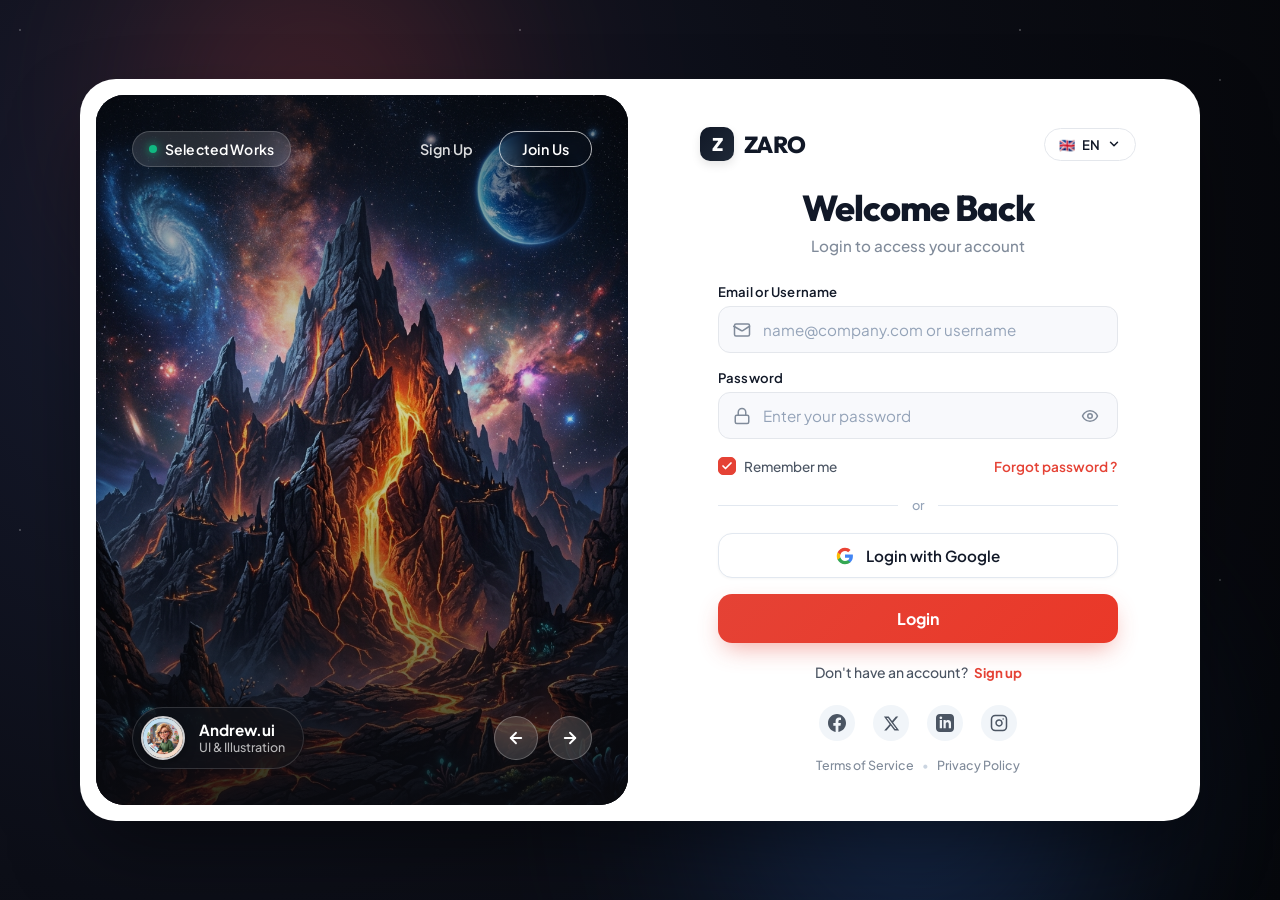
<file: index.html>
<!DOCTYPE html>
<html lang="en">

<head>
  <meta charset="UTF-8">
  <meta name="viewport" content="width=device-width, initial-scale=1.0">
  <title>ZARO - Login & Access Your Account</title>
  <meta name="description"
    content="Login to ZARO to explore curated creative showcases, connect with top designers, and manage your account.">
  <link rel="preconnect" href="https://fonts.googleapis.com">
  <link rel="preconnect" href="https://fonts.gstatic.com" crossorigin>
  <link
    href="https://fonts.googleapis.com/css2?family=Plus+Jakarta+Sans:wght@300;400;500;600;700;800&family=Outfit:wght@400;500;600;700;800&display=swap"
    rel="stylesheet">
  <link rel="stylesheet" href="style.css">
</head>

<body>
  <!-- Ambient Backdrop with deep cosmic canvas effect -->
  <div class="ambient-backdrop">
    <div class="glow-orb glow-1"></div>
    <div class="glow-orb glow-2"></div>
    <div class="star-field" id="starField"></div>
  </div>

  <main class="page-container">
    <!-- Master Showcase & Auth Card -->
    <div class="auth-card" id="authCard">

      <!-- LEFT PANEL: Artwork Showcase (Inspired by reference UI) -->
      <section class="showcase-panel" id="showcasePanel" aria-label="Featured Works Showcase">
        <!-- Background Slider Images -->
        <div class="showcase-slides" id="showcaseSlides">
          <div class="slide active" style="background-image: url('assets/artwork-1.jpg');">
            <div class="slide-overlay"></div>
          </div>
          <div class="slide" style="background-image: url('assets/artwork-2.jpg');">
            <div class="slide-overlay"></div>
          </div>
        </div>

        <!-- Top Navigation in Showcase -->
        <header class="showcase-header">
          <div class="showcase-tag">
            <span class="pulse-dot"></span>
            <span class="tag-text">Selected Works</span>
          </div>
          <nav class="showcase-nav">
            <button type="button" class="nav-text-btn" id="showcaseSignUpBtn">Sign Up</button>
            <button type="button" class="btn-pill-outline" id="showcaseJoinBtn">Join Us</button>
          </nav>
        </header>

        <!-- Bottom Showcase Author Details & Slider Controls -->
        <footer class="showcase-footer">
          <div class="author-badge" id="authorBadge">
            <div class="avatar-ring">
              <img src="assets/avatar.jpg" alt="Featured Creator Avatar" class="author-avatar" id="authorAvatar">
            </div>
            <div class="author-info">
              <h4 class="author-name" id="authorName">Andrew.ui</h4>
              <p class="author-role" id="authorRole">UI & Illustration</p>
            </div>
          </div>

          <!-- Carousel Controls (Prev / Next) -->
          <div class="slider-controls">
            <button type="button" class="slider-btn" id="prevSlideBtn" aria-label="Previous artwork">
              <svg width="18" height="18" viewBox="0 0 24 24" fill="none" stroke="currentColor" stroke-width="2.5"
                stroke-linecap="round" stroke-linejoin="round">
                <line x1="19" y1="12" x2="5" y2="12"></line>
                <polyline points="12 19 5 12 12 5"></polyline>
              </svg>
            </button>
            <button type="button" class="slider-btn" id="nextSlideBtn" aria-label="Next artwork">
              <svg width="18" height="18" viewBox="0 0 24 24" fill="none" stroke="currentColor" stroke-width="2.5"
                stroke-linecap="round" stroke-linejoin="round">
                <line x1="5" y1="12" x2="19" y2="12"></line>
                <polyline points="12 5 19 12 12 19"></polyline>
              </svg>
            </button>
          </div>
        </footer>
      </section>

      <!-- RIGHT PANEL: Login Form Area -->
      <section class="form-panel" aria-label="Login Form">
        <!-- Top bar: Logo & Language Selector -->
        <header class="form-header">
          <div class="brand-logo" id="brandLogo">
            <div class="brand-symbol">
              <span>Z</span>
            </div>
            <span class="brand-text">ZARO</span>
          </div>

          <!-- Language Selector -->
          <div class="lang-selector-wrapper">
            <button type="button" class="lang-btn" id="langDropdownBtn" aria-expanded="false" aria-haspopup="listbox">
              <span class="lang-flag" id="currentFlag">🇬🇧</span>
              <span class="lang-code" id="currentLangCode">EN</span>
              <svg class="chevron-icon" width="14" height="14" viewBox="0 0 24 24" fill="none" stroke="currentColor"
                stroke-width="2.5" stroke-linecap="round" stroke-linejoin="round">
                <polyline points="6 9 12 15 18 9"></polyline>
              </svg>
            </button>
            <div class="lang-menu" id="langMenu" role="listbox">
              <div class="lang-item active" data-lang="EN" data-flag="🇬🇧" role="option">
                <span>🇬🇧 English (EN)</span>
              </div>
              <div class="lang-item" data-lang="ES" data-flag="🇪🇸" role="option">
                <span>🇪🇸 Español (ES)</span>
              </div>
              <div class="lang-item" data-lang="FR" data-flag="🇫🇷" role="option">
                <span>🇫🇷 Français (FR)</span>
              </div>
              <div class="lang-item" data-lang="DE" data-flag="🇩🇪" role="option">
                <span>🇩🇪 Deutsch (DE)</span>
              </div>
            </div>
          </div>
        </header>

        <!-- Main Form Content -->
        <div class="form-body">
          <div class="heading-group">
            <h1 class="main-title" id="welcomeTitle">Welcome Back</h1>
            <p class="sub-title" id="welcomeSubtitle">Login to access your account</p>
          </div>

          <!-- Auth Form -->
          <form class="auth-form" id="loginForm" novalidate>

            <!-- Email / Username Input Group -->
            <div class="input-group" id="emailGroup">
              <label for="emailInput" class="input-label">Email or Username</label>
              <div class="input-wrapper">
                <span class="field-icon">
                  <svg width="18" height="18" viewBox="0 0 24 24" fill="none" stroke="currentColor" stroke-width="2"
                    stroke-linecap="round" stroke-linejoin="round">
                    <rect x="2" y="4" width="20" height="16" rx="2"></rect>
                    <path d="m22 7-8.97 5.7a1.94 1.94 0 0 1-2.06 0L1 7"></path>
                  </svg>
                </span>
                <input type="text" id="emailInput" name="email" class="text-input"
                  placeholder="name@company.com or username" autocomplete="username" required>
              </div>
              <div class="field-error-msg" id="emailError">Please enter a valid email or username</div>
            </div>

            <!-- Password Input Group -->
            <div class="input-group" id="passwordGroup">
              <label for="passwordInput" class="input-label">Password</label>
              <div class="input-wrapper">
                <span class="field-icon">
                  <svg width="18" height="18" viewBox="0 0 24 24" fill="none" stroke="currentColor" stroke-width="2"
                    stroke-linecap="round" stroke-linejoin="round">
                    <rect x="3" y="11" width="18" height="11" rx="2" ry="2"></rect>
                    <path d="M7 11V7a5 5 0 0 1 10 0v4"></path>
                  </svg>
                </span>
                <input type="password" id="passwordInput" name="password" class="text-input"
                  placeholder="Enter your password" autocomplete="current-password" required>
                <!-- Show / Hide Password Button -->
                <button type="button" class="toggle-password-btn" id="togglePasswordBtn"
                  aria-label="Toggle password visibility" title="Show/Hide password">
                  <!-- Eye Icon (hidden by default) -->
                  <svg class="eye-open" width="18" height="18" viewBox="0 0 24 24" fill="none" stroke="currentColor"
                    stroke-width="2" stroke-linecap="round" stroke-linejoin="round">
                    <path d="M2 12s3-7 10-7 10 7 10 7-3 7-10 7-10-7-10-7Z"></path>
                    <circle cx="12" cy="12" r="3"></circle>
                  </svg>
                  <!-- Eye Off Icon -->
                  <svg class="eye-closed" width="18" height="18" viewBox="0 0 24 24" fill="none" stroke="currentColor"
                    stroke-width="2" stroke-linecap="round" stroke-linejoin="round" style="display: none;">
                    <path d="M9.88 9.88a3 3 0 1 0 4.24 4.24"></path>
                    <path d="M10.73 5.08A10.43 10.43 0 0 1 12 5c7 0 10 7 10 7a13.16 13.16 0 0 1-1.67 2.68"></path>
                    <path d="M6.61 6.61A13.526 13.526 0 0 0 2 12s3 7 10 7a9.74 9.74 0 0 0 5.39-1.61"></path>
                    <line x1="2" y1="2" x2="22" y2="22"></line>
                  </svg>
                </button>
              </div>
              <div class="field-error-msg" id="passwordError">Password must be at least 6 characters</div>
            </div>

            <!-- Options Row: Remember Me & Forgot Password -->
            <div class="form-options-row">
              <label class="custom-checkbox" for="rememberMeCheckbox">
                <input type="checkbox" id="rememberMeCheckbox" name="rememberMe" checked>
                <span class="checkmark">
                  <svg width="12" height="12" viewBox="0 0 24 24" fill="none" stroke="currentColor" stroke-width="3.5"
                    stroke-linecap="round" stroke-linejoin="round">
                    <polyline points="20 6 9 17 4 12"></polyline>
                  </svg>
                </span>
                <span class="checkbox-label">Remember me</span>
              </label>

              <button type="button" class="forgot-password-link" id="forgotPasswordBtn">
                Forgot password ?
              </button>
            </div>

            <!-- Divider with OR -->
            <div class="or-divider">
              <span class="line"></span>
              <span class="or-text">or</span>
              <span class="line"></span>
            </div>

            <!-- Social Login: Google -->
            <button type="button" class="social-login-btn google-btn" id="googleLoginBtn">
              <svg class="social-icon" width="18" height="18" viewBox="0 0 24 24">
                <path fill="#4285F4"
                  d="M22.56 12.25c0-.78-.07-1.53-.2-2.25H12v4.26h5.92c-.26 1.37-1.04 2.53-2.21 3.31v2.77h3.57c2.08-1.92 3.28-4.74 3.28-8.09z" />
                <path fill="#34A853"
                  d="M12 23c2.97 0 5.46-.98 7.28-2.66l-3.57-2.77c-.98.66-2.23 1.06-3.71 1.06-2.86 0-5.29-1.93-6.16-4.53H2.18v2.84C3.99 20.53 7.7 23 12 23z" />
                <path fill="#FBBC05"
                  d="M5.84 14.09c-.22-.66-.35-1.36-.35-2.09s.13-1.43.35-2.09V7.06H2.18C1.43 8.55 1 10.22 1 12s.43 3.45 1.18 4.94l2.85-2.22.81-.63z" />
                <path fill="#EA4335"
                  d="M12 5.38c1.62 0 3.06.56 4.21 1.64l3.15-3.15C17.45 2.09 14.97 1 12 1 7.7 1 3.99 3.47 2.18 7.06l3.66 2.84c.87-2.6 3.3-4.52 6.16-4.52z" />
              </svg>
              <span>Login with Google</span>
            </button>

            <!-- Primary Login Submit Button -->
            <button type="submit" class="submit-login-btn" id="submitLoginBtn">
              <span class="btn-text">Login</span>
              <div class="btn-loader" id="btnLoader">
                <span class="spinner"></span>
              </div>
            </button>

            <!-- Create Account / Sign Up Link -->
            <div class="signup-prompt">
              <span>Don't have an account?</span>
              <button type="button" class="signup-link" id="signUpToggleBtn">Sign up</button>
            </div>
          </form>
        </div>

        <!-- Form Footer: Social Icons & Terms/Privacy -->
        <footer class="form-footer">
          <div class="social-links" aria-label="Social media channels">
            <a href="#facebook" class="social-icon-link" aria-label="Facebook" title="Facebook">
              <svg width="18" height="18" viewBox="0 0 24 24" fill="currentColor">
                <path
                  d="M24 12.073c0-6.627-5.373-12-12-12s-12 5.373-12 12c0 5.99 4.388 10.954 10.125 11.854v-8.385H7.078v-3.47h3.047V9.43c0-3.007 1.792-4.669 4.533-4.669 1.312 0 2.686.235 2.686.235v2.953H15.83c-1.491 0-1.956.925-1.956 1.874v2.25h3.328l-.532 3.47h-2.796v8.385C19.612 23.027 24 18.062 24 12.073z" />
              </svg>
            </a>
            <a href="#twitter" class="social-icon-link" aria-label="Twitter / X" title="Twitter / X">
              <svg width="17" height="17" viewBox="0 0 24 24" fill="currentColor">
                <path
                  d="M18.244 2.25h3.308l-7.227 8.26 8.502 11.24H16.17l-5.214-6.817L4.99 21.75H1.68l7.73-8.835L1.254 2.25H8.08l4.713 6.231zm-1.161 17.52h1.833L7.084 4.126H5.117z" />
              </svg>
            </a>
            <a href="#linkedin" class="social-icon-link" aria-label="LinkedIn" title="LinkedIn">
              <svg width="18" height="18" viewBox="0 0 24 24" fill="currentColor">
                <path
                  d="M19 0h-14c-2.761 0-5 2.239-5 5v14c0 2.761 2.239 5 5 5h14c2.762 0 5-2.239 5-5v-14c0-2.761-2.238-5-5-5zm-11 19h-3v-11h3v11zm-1.5-12.268c-.966 0-1.75-.79-1.75-1.764s.784-1.764 1.75-1.764 1.75.79 1.75 1.764-.783 1.764-1.75 1.764zm13.5 12.268h-3v-5.604c0-3.368-4-3.113-4 0v5.604h-3v-11h3v1.765c1.396-2.586 7-2.777 7 2.476v6.759z" />
              </svg>
            </a>
            <a href="#instagram" class="social-icon-link" aria-label="Instagram" title="Instagram">
              <svg width="18" height="18" viewBox="0 0 24 24" fill="none" stroke="currentColor" stroke-width="2"
                stroke-linecap="round" stroke-linejoin="round">
                <rect x="2" y="2" width="20" height="20" rx="5" ry="5"></rect>
                <path d="M16 11.37A4 4 0 1 1 12.63 8 4 4 0 0 1 16 11.37z"></path>
                <line x1="17.5" y1="6.5" x2="17.51" y2="6.5"></line>
              </svg>
            </a>
          </div>

          <div class="legal-links">
            <button type="button" class="legal-link-btn" id="termsLink">Terms of Service</button>
            <span class="dot-separator">•</span>
            <button type="button" class="legal-link-btn" id="privacyLink">Privacy Policy</button>
          </div>
        </footer>
      </section>

    </div>
  </main>

  <!-- Interactive Modal: Forgot Password -->
  <div class="modal-backdrop" id="forgotModalBackdrop">
    <div class="modal-card">
      <button type="button" class="modal-close-btn" id="closeForgotModal" aria-label="Close modal">&times;</button>
      <div class="modal-header">
        <div class="modal-icon-badge">
          <svg width="24" height="24" viewBox="0 0 24 24" fill="none" stroke="currentColor" stroke-width="2">
            <rect x="3" y="11" width="18" height="11" rx="2" ry="2"></rect>
            <path d="M7 11V7a5 5 0 0 1 10 0v4"></path>
          </svg>
        </div>
        <h3>Reset Password</h3>
        <p>Enter your registered email address to receive password recovery instructions.</p>
      </div>
      <form id="forgotPasswordForm">
        <div class="input-group">
          <label for="resetEmailInput" class="input-label">Email Address</label>
          <div class="input-wrapper">
            <span class="field-icon">
              <svg width="18" height="18" viewBox="0 0 24 24" fill="none" stroke="currentColor" stroke-width="2">
                <rect x="2" y="4" width="20" height="16" rx="2"></rect>
                <path d="m22 7-8.97 5.7a1.94 1.94 0 0 1-2.06 0L1 7"></path>
              </svg>
            </span>
            <input type="email" id="resetEmailInput" class="text-input" placeholder="you@example.com" required>
          </div>
        </div>
        <button type="submit" class="submit-login-btn modal-submit">Send Reset Link</button>
      </form>
    </div>
  </div>

  <!-- Interactive Modal: Terms / Privacy -->
  <div class="modal-backdrop" id="legalModalBackdrop">
    <div class="modal-card legal-modal">
      <button type="button" class="modal-close-btn" id="closeLegalModal" aria-label="Close modal">&times;</button>
      <div class="modal-header">
        <h3 id="legalModalTitle">Terms of Service</h3>
        <p id="legalModalDate">Last updated: August 2026</p>
      </div>
      <div class="legal-body" id="legalModalContent">
        <p>Welcome to <strong>ZARO</strong>. By accessing or using our platform, you agree to comply with our community
          guidelines, secure access policies, and terms of creative content distribution.</p>
        <h4>1. Account Security</h4>
        <p>Users are responsible for maintaining the confidentiality of their login credentials and account actions.</p>
        <h4>2. Showcase & Intellectual Property</h4>
        <p>All featured design artworks showcased on ZARO belong to their respective creators and verified contributors.
        </p>
        <h4>3. Privacy & Cookies</h4>
        <p>We respect your privacy. Preferences saved locally (such as Remember Me and Language) are kept strictly on
          your client device.</p>
      </div>
      <button type="button" class="btn-pill-outline modal-confirm-btn" id="legalAcknowledgeBtn">Understood</button>
    </div>
  </div>

  <!-- Toast Notification System -->
  <div class="toast-container" id="toastContainer" aria-live="polite"></div>

  <script src="script.js"></script>
</body>

</html>
</file>
<file: style.css>
/* ==========================================================================
   ZARO DESIGN SYSTEM & THEME VARIABLES
   ========================================================================== */
:root {
  --font-primary: 'Plus Jakarta Sans', -apple-system, BlinkMacSystemFont, 'Segoe UI', Roboto, sans-serif;
  --font-heading: 'Outfit', 'Plus Jakarta Sans', sans-serif;

  /* Color Palette - Matching Reference Design */
  --bg-cosmic-dark: #0a0b10;
  --bg-card: #ffffff;
  --bg-input: #f8f9fc;
  --bg-input-focus: #ffffff;
  --border-input: #e4e7ec;
  --border-input-focus: #e54235;

  /* Accent & Primary Colors */
  --primary-coral: #e54235;
  --primary-coral-hover: #d03529;
  --primary-coral-active: #b92b20;
  --primary-coral-glow: rgba(229, 66, 53, 0.28);
  --primary-coral-light: #fff3f2;

  /* Text Colors */
  --text-dark: #111827;
  --text-body: #4b5563;
  --text-muted: #808b9a;
  --text-light: #ffffff;

  /* Radii & Shadows */
  --radius-card: 36px;
  --radius-inner: 28px;
  --radius-input: 12px;
  --radius-btn: 14px;
  --radius-pill: 9999px;

  --shadow-card: 0 35px 80px -15px rgba(0, 0, 0, 0.5), 0 0 1px rgba(255, 255, 255, 0.1);
  --shadow-btn: 0 10px 24px -6px rgba(229, 66, 53, 0.45);
  --shadow-btn-hover: 0 14px 28px -4px rgba(229, 66, 53, 0.55);
  --shadow-dropdown: 0 16px 36px -8px rgba(0, 0, 0, 0.15);

  --transition-fast: 0.18s cubic-bezier(0.16, 1, 0.3, 1);
  --transition-smooth: 0.35s cubic-bezier(0.16, 1, 0.3, 1);
}

/* ==========================================================================
   RESET & BASE STYLES
   ========================================================================== */
*, *::before, *::after {
  box-sizing: border-box;
  margin: 0;
  padding: 0;
}

html, body {
  min-height: 100vh;
  font-family: var(--font-primary);
  background-color: var(--bg-cosmic-dark);
  color: var(--text-body);
  overflow-x: hidden;
  -webkit-font-smoothing: antialiased;
}

button {
  font-family: inherit;
  cursor: pointer;
  border: none;
  background: none;
  outline: none;
}

input {
  font-family: inherit;
  outline: none;
}

a {
  text-decoration: none;
  color: inherit;
}

/* ==========================================================================
   AMBIENT BACKGROUND (Deep Space & Planetary glow)
   ========================================================================== */
.ambient-backdrop {
  position: fixed;
  inset: 0;
  z-index: 0;
  pointer-events: none;
  background: radial-gradient(circle at 15% 30%, #171b2e 0%, #0c0e17 50%, #050609 100%);
  overflow: hidden;
}

.glow-orb {
  position: absolute;
  border-radius: 50%;
  filter: blur(100px);
  opacity: 0.35;
  animation: pulseGlow 12s ease-in-out infinite alternate;
}

.glow-1 {
  width: 500px;
  height: 500px;
  background: radial-gradient(circle, #e54235 0%, rgba(229, 66, 53, 0) 70%);
  top: -150px;
  left: 5%;
}

.glow-2 {
  width: 600px;
  height: 600px;
  background: radial-gradient(circle, #3b82f6 0%, rgba(59, 130, 246, 0) 70%);
  bottom: -200px;
  right: 5%;
}

@keyframes pulseGlow {
  0% { transform: scale(1) translateY(0); opacity: 0.25; }
  100% { transform: scale(1.15) translateY(-30px); opacity: 0.45; }
}

.star-field {
  position: absolute;
  inset: 0;
  background-image: 
    radial-gradient(1.5px 1.5px at 20px 30px, #ffffff, rgba(0,0,0,0)),
    radial-gradient(1px 1px at 100px 150px, #ffffff, rgba(0,0,0,0)),
    radial-gradient(1.5px 1.5px at 220px 80px, rgba(255,255,255,0.8), rgba(0,0,0,0)),
    radial-gradient(2px 2px at 340px 230px, #ffe4d6, rgba(0,0,0,0)),
    radial-gradient(1.5px 1.5px at 450px 120px, #a8d5ff, rgba(0,0,0,0));
  background-repeat: repeat;
  background-size: 500px 500px;
  opacity: 0.4;
}

/* ==========================================================================
   PAGE CONTAINER & MAIN CARD
   ========================================================================== */
.page-container {
  position: relative;
  z-index: 1;
  min-height: 100vh;
  display: flex;
  align-items: center;
  justify-content: center;
  padding: 32px 20px;
}

.auth-card {
  width: 100%;
  max-width: 1120px;
  min-height: 720px;
  background: var(--bg-card);
  border-radius: var(--radius-card);
  box-shadow: var(--shadow-card);
  display: grid;
  grid-template-columns: 1fr 1fr;
  padding: 16px;
  gap: 24px;
  position: relative;
  animation: cardFadeIn 0.8s cubic-bezier(0.16, 1, 0.3, 1) forwards;
}

@keyframes cardFadeIn {
  from {
    opacity: 0;
    transform: translateY(24px) scale(0.98);
  }
  to {
    opacity: 1;
    transform: translateY(0) scale(1);
  }
}

/* ==========================================================================
   LEFT PANEL - SHOWCASE SLIDER
   ========================================================================== */
.showcase-panel {
  position: relative;
  border-radius: var(--radius-inner);
  overflow: hidden;
  display: flex;
  flex-direction: column;
  justify-content: space-between;
  padding: 36px;
  min-height: 660px;
  color: var(--text-light);
  background-color: #12141c;
  box-shadow: inset 0 0 0 1px rgba(255, 255, 255, 0.12);
}

.showcase-slides {
  position: absolute;
  inset: 0;
  z-index: 0;
}

.showcase-slides .slide {
  position: absolute;
  inset: 0;
  background-size: cover;
  background-position: center;
  opacity: 0;
  transform: scale(1.05);
  transition: opacity 0.8s ease-in-out, transform 1.2s cubic-bezier(0.16, 1, 0.3, 1);
}

.showcase-slides .slide.active {
  opacity: 1;
  transform: scale(1);
}

.slide-overlay {
  position: absolute;
  inset: 0;
  background: linear-gradient(
    180deg,
    rgba(10, 11, 16, 0.55) 0%,
    rgba(10, 11, 16, 0.15) 40%,
    rgba(10, 11, 16, 0.4) 70%,
    rgba(10, 11, 16, 0.88) 100%
  );
}

/* Showcase Header */
.showcase-header {
  position: relative;
  z-index: 2;
  display: flex;
  align-items: center;
  justify-content: space-between;
}

.showcase-tag {
  display: inline-flex;
  align-items: center;
  gap: 8px;
  background: rgba(255, 255, 255, 0.12);
  backdrop-filter: blur(12px);
  -webkit-backdrop-filter: blur(12px);
  padding: 8px 16px;
  border-radius: var(--radius-pill);
  border: 1px solid rgba(255, 255, 255, 0.18);
  font-size: 0.875rem;
  font-weight: 600;
  letter-spacing: 0.01em;
}

.pulse-dot {
  width: 8px;
  height: 8px;
  background-color: #10b981;
  border-radius: 50%;
  box-shadow: 0 0 10px #10b981;
  animation: pulseDot 2s infinite;
}

@keyframes pulseDot {
  0%, 100% { transform: scale(1); opacity: 1; }
  50% { transform: scale(1.35); opacity: 0.6; }
}

.showcase-nav {
  display: flex;
  align-items: center;
  gap: 16px;
}

.nav-text-btn {
  color: rgba(255, 255, 255, 0.85);
  font-size: 0.9rem;
  font-weight: 600;
  transition: color var(--transition-fast);
  padding: 6px 10px;
}

.nav-text-btn:hover {
  color: #ffffff;
  text-decoration: underline;
  text-underline-offset: 4px;
}

.btn-pill-outline {
  color: #ffffff;
  border: 1.5px solid rgba(255, 255, 255, 0.7);
  padding: 8px 22px;
  border-radius: var(--radius-pill);
  font-size: 0.9rem;
  font-weight: 600;
  backdrop-filter: blur(8px);
  transition: all var(--transition-fast);
}

.btn-pill-outline:hover {
  background: rgba(255, 255, 255, 0.2);
  border-color: #ffffff;
  transform: translateY(-1px);
}

/* Showcase Footer / Creator Badge & Navigation */
.showcase-footer {
  position: relative;
  z-index: 2;
  display: flex;
  align-items: center;
  justify-content: space-between;
  padding-top: 20px;
}

.author-badge {
  display: flex;
  align-items: center;
  gap: 14px;
  background: rgba(18, 20, 28, 0.55);
  backdrop-filter: blur(14px);
  -webkit-backdrop-filter: blur(14px);
  padding: 8px 18px 8px 8px;
  border-radius: var(--radius-pill);
  border: 1px solid rgba(255, 255, 255, 0.15);
  transition: transform var(--transition-fast);
}

.author-badge:hover {
  transform: translateY(-2px);
  border-color: rgba(255, 255, 255, 0.3);
}

.avatar-ring {
  width: 44px;
  height: 44px;
  border-radius: 50%;
  overflow: hidden;
  border: 2px solid rgba(255, 255, 255, 0.8);
  box-shadow: 0 4px 12px rgba(0, 0, 0, 0.3);
  flex-shrink: 0;
}

.author-avatar {
  width: 100%;
  height: 100%;
  object-fit: cover;
  display: block;
}

.author-name {
  font-size: 0.95rem;
  font-weight: 700;
  color: #ffffff;
  line-height: 1.2;
}

.author-role {
  font-size: 0.78rem;
  color: rgba(255, 255, 255, 0.7);
  font-weight: 500;
}

.slider-controls {
  display: flex;
  align-items: center;
  gap: 10px;
}

.slider-btn {
  width: 44px;
  height: 44px;
  border-radius: 50%;
  background: rgba(255, 255, 255, 0.15);
  backdrop-filter: blur(12px);
  -webkit-backdrop-filter: blur(12px);
  border: 1px solid rgba(255, 255, 255, 0.25);
  color: #ffffff;
  display: flex;
  align-items: center;
  justify-content: center;
  transition: all var(--transition-fast);
}

.slider-btn:hover {
  background: rgba(255, 255, 255, 0.3);
  border-color: #ffffff;
  transform: scale(1.08);
}

.slider-btn:active {
  transform: scale(0.95);
}

/* ==========================================================================
   RIGHT PANEL - AUTH FORM
   ========================================================================== */
.form-panel {
  display: flex;
  flex-direction: column;
  justify-content: space-between;
  padding: 32px 48px;
  position: relative;
}

/* Form Top Header */
.form-header {
  display: flex;
  align-items: center;
  justify-content: space-between;
  margin-bottom: 24px;
}

.brand-logo {
  display: flex;
  align-items: center;
  gap: 10px;
  user-select: none;
}

.brand-symbol {
  width: 34px;
  height: 34px;
  background: linear-gradient(135deg, #111827, #1f2937);
  border-radius: 10px;
  color: #ffffff;
  display: flex;
  align-items: center;
  justify-content: center;
  font-family: var(--font-heading);
  font-weight: 800;
  font-size: 1.15rem;
  box-shadow: 0 4px 10px rgba(0, 0, 0, 0.1);
}

.brand-text {
  font-family: var(--font-heading);
  font-size: 1.45rem;
  font-weight: 800;
  letter-spacing: -0.03em;
  color: var(--text-dark);
}

/* Language Dropdown */
.lang-selector-wrapper {
  position: relative;
}

.lang-btn {
  display: inline-flex;
  align-items: center;
  gap: 7px;
  padding: 7px 14px;
  border-radius: var(--radius-pill);
  border: 1px solid var(--border-input);
  background: #ffffff;
  font-size: 0.82rem;
  font-weight: 600;
  color: var(--text-dark);
  transition: all var(--transition-fast);
}

.lang-btn:hover {
  background: var(--bg-input);
  border-color: #cbd5e1;
}

.lang-btn .chevron-icon {
  transition: transform var(--transition-fast);
}

.lang-selector-wrapper.active .chevron-icon {
  transform: rotate(180deg);
}

.lang-menu {
  position: absolute;
  top: calc(100% + 8px);
  right: 0;
  background: #ffffff;
  border-radius: 14px;
  box-shadow: var(--shadow-dropdown);
  border: 1px solid #e2e8f0;
  padding: 6px;
  min-width: 150px;
  display: none;
  flex-direction: column;
  gap: 2px;
  z-index: 100;
  animation: fadeInMenu 0.2s cubic-bezier(0.16, 1, 0.3, 1);
}

@keyframes fadeInMenu {
  from { opacity: 0; transform: translateY(-6px); }
  to { opacity: 1; transform: translateY(0); }
}

.lang-selector-wrapper.active .lang-menu {
  display: flex;
}

.lang-item {
  padding: 8px 12px;
  border-radius: 8px;
  font-size: 0.85rem;
  font-weight: 500;
  color: var(--text-dark);
  cursor: pointer;
  display: flex;
  align-items: center;
  gap: 8px;
  transition: background var(--transition-fast);
}

.lang-item:hover {
  background: #f1f5f9;
}

.lang-item.active {
  background: var(--primary-coral-light);
  color: var(--primary-coral);
  font-weight: 700;
}

/* Form Body */
.form-body {
  max-width: 400px;
  width: 100%;
  margin: 0 auto;
}

.heading-group {
  text-align: center;
  margin-bottom: 28px;
}

.main-title {
  font-family: var(--font-heading);
  font-size: 2.25rem;
  font-weight: 800;
  color: var(--text-dark);
  letter-spacing: -0.03em;
  margin-bottom: 6px;
}

.sub-title {
  font-size: 0.95rem;
  color: var(--text-muted);
  font-weight: 500;
}

/* Form Inputs */
.auth-form {
  display: flex;
  flex-direction: column;
  gap: 16px;
}

.input-group {
  display: flex;
  flex-direction: column;
  gap: 6px;
}

.input-label {
  font-size: 0.82rem;
  font-weight: 600;
  color: var(--text-dark);
  letter-spacing: 0.01em;
}

.input-wrapper {
  position: relative;
  display: flex;
  align-items: center;
  background: var(--bg-input);
  border: 1.5px solid var(--border-input);
  border-radius: var(--radius-input);
  transition: all var(--transition-fast);
}

.input-wrapper:hover {
  border-color: #cbd5e1;
}

.input-wrapper:focus-within {
  background: var(--bg-input-focus);
  border-color: var(--border-input-focus);
  box-shadow: 0 0 0 3.5px var(--primary-coral-glow);
}

.field-icon {
  position: absolute;
  left: 14px;
  color: var(--text-muted);
  display: flex;
  align-items: center;
  pointer-events: none;
  transition: color var(--transition-fast);
}

.input-wrapper:focus-within .field-icon {
  color: var(--primary-coral);
}

.text-input {
  width: 100%;
  padding: 13px 44px 13px 44px;
  background: transparent;
  border: none;
  font-size: 0.95rem;
  color: var(--text-dark);
  font-weight: 500;
}

.text-input::placeholder {
  color: #94a3b8;
  font-weight: 400;
}

.toggle-password-btn {
  position: absolute;
  right: 12px;
  color: var(--text-muted);
  padding: 6px;
  display: flex;
  align-items: center;
  justify-content: center;
  border-radius: 6px;
  transition: color var(--transition-fast), background var(--transition-fast);
}

.toggle-password-btn:hover {
  color: var(--text-dark);
  background: #e2e8f0;
}

.field-error-msg {
  font-size: 0.76rem;
  color: #dc2626;
  font-weight: 600;
  margin-top: 2px;
  display: none;
  animation: shake 0.3s ease-in-out;
}

.input-group.has-error .input-wrapper {
  border-color: #dc2626;
  background: #fef2f2;
}

.input-group.has-error .field-error-msg {
  display: block;
}

@keyframes shake {
  0%, 100% { transform: translateX(0); }
  25% { transform: translateX(-4px); }
  75% { transform: translateX(4px); }
}

/* Options Row */
.form-options-row {
  display: flex;
  align-items: center;
  justify-content: space-between;
  margin-top: 2px;
  margin-bottom: 2px;
}

/* Custom Checkbox */
.custom-checkbox {
  display: inline-flex;
  align-items: center;
  gap: 8px;
  cursor: pointer;
  user-select: none;
}

.custom-checkbox input {
  position: absolute;
  opacity: 0;
  cursor: pointer;
  height: 0;
  width: 0;
}

.checkmark {
  width: 18px;
  height: 18px;
  border: 1.5px solid #cbd5e1;
  border-radius: 5px;
  display: flex;
  align-items: center;
  justify-content: center;
  background: #ffffff;
  transition: all var(--transition-fast);
}

.checkmark svg {
  stroke: #ffffff;
  transform: scale(0);
  transition: transform var(--transition-fast);
}

.custom-checkbox input:checked ~ .checkmark {
  background: var(--primary-coral);
  border-color: var(--primary-coral);
}

.custom-checkbox input:checked ~ .checkmark svg {
  transform: scale(1);
}

.checkbox-label {
  font-size: 0.85rem;
  font-weight: 500;
  color: var(--text-body);
}

.forgot-password-link {
  font-size: 0.85rem;
  font-weight: 600;
  color: var(--primary-coral);
  transition: color var(--transition-fast), transform var(--transition-fast);
}

.forgot-password-link:hover {
  color: var(--primary-coral-hover);
  text-decoration: underline;
  text-underline-offset: 3px;
}

/* Divider */
.or-divider {
  display: flex;
  align-items: center;
  gap: 14px;
  margin: 4px 0;
}

.or-divider .line {
  flex: 1;
  height: 1px;
  background-color: #e2e8f0;
}

.or-divider .or-text {
  font-size: 0.8rem;
  color: #94a3b8;
  font-weight: 500;
  text-transform: lowercase;
}

/* Google Social Button */
.social-login-btn {
  width: 100%;
  display: flex;
  align-items: center;
  justify-content: center;
  gap: 12px;
  padding: 12px 20px;
  border-radius: var(--radius-btn);
  border: 1.5px solid #e2e8f0;
  background: #ffffff;
  color: var(--text-dark);
  font-size: 0.95rem;
  font-weight: 600;
  transition: all var(--transition-fast);
  box-shadow: 0 1px 3px rgba(0, 0, 0, 0.04);
}

.social-login-btn:hover {
  background: #f8fafc;
  border-color: #cbd5e1;
  transform: translateY(-1px);
  box-shadow: 0 4px 12px rgba(0, 0, 0, 0.06);
}

.social-login-btn:active {
  transform: translateY(0);
}

.social-icon {
  flex-shrink: 0;
}

/* Primary Submit Login Button */
.submit-login-btn {
  width: 100%;
  padding: 14px 24px;
  background: linear-gradient(135deg, var(--primary-coral), #ea3828);
  color: #ffffff;
  border-radius: var(--radius-btn);
  font-size: 1rem;
  font-weight: 700;
  letter-spacing: 0.01em;
  box-shadow: var(--shadow-btn);
  transition: all var(--transition-fast);
  display: flex;
  align-items: center;
  justify-content: center;
  position: relative;
}

.submit-login-btn:hover {
  background: linear-gradient(135deg, var(--primary-coral-hover), #dc2626);
  box-shadow: var(--shadow-btn-hover);
  transform: translateY(-1.5px);
}

.submit-login-btn:active {
  transform: translateY(0);
  box-shadow: 0 4px 12px rgba(229, 66, 53, 0.4);
}

.submit-login-btn.loading .btn-text {
  visibility: hidden;
}

.btn-loader {
  position: absolute;
  display: none;
  align-items: center;
  justify-content: center;
}

.submit-login-btn.loading .btn-loader {
  display: flex;
}

.spinner {
  width: 22px;
  height: 22px;
  border: 2.5px solid rgba(255, 255, 255, 0.35);
  border-top-color: #ffffff;
  border-radius: 50%;
  animation: spin 0.7s linear infinite;
}

@keyframes spin {
  to { transform: rotate(360deg); }
}

/* Sign Up Prompt */
.signup-prompt {
  text-align: center;
  font-size: 0.875rem;
  color: var(--text-body);
  font-weight: 500;
  margin-top: 4px;
}

.signup-link {
  font-weight: 700;
  color: var(--primary-coral);
  margin-left: 4px;
  transition: color var(--transition-fast);
}

.signup-link:hover {
  color: var(--primary-coral-hover);
  text-decoration: underline;
  text-underline-offset: 3px;
}

/* Form Footer */
.form-footer {
  display: flex;
  flex-direction: column;
  align-items: center;
  gap: 16px;
  margin-top: 24px;
}

.social-links {
  display: flex;
  align-items: center;
  gap: 18px;
}

.social-icon-link {
  width: 36px;
  height: 36px;
  border-radius: 50%;
  display: flex;
  align-items: center;
  justify-content: center;
  color: #4b5563;
  background: #f1f5f9;
  transition: all var(--transition-fast);
}

.social-icon-link:hover {
  color: #ffffff;
  background: var(--text-dark);
  transform: translateY(-2px);
}

.legal-links {
  display: flex;
  align-items: center;
  gap: 8px;
  font-size: 0.78rem;
  color: var(--text-muted);
}

.legal-link-btn {
  color: var(--text-muted);
  font-size: 0.78rem;
  font-weight: 500;
  transition: color var(--transition-fast);
}

.legal-link-btn:hover {
  color: var(--text-dark);
  text-decoration: underline;
}

.dot-separator {
  color: #cbd5e1;
}

/* ==========================================================================
   MODALS (Forgot Password, Terms & Privacy)
   ========================================================================== */
.modal-backdrop {
  position: fixed;
  inset: 0;
  background: rgba(10, 11, 16, 0.75);
  backdrop-filter: blur(8px);
  -webkit-backdrop-filter: blur(8px);
  z-index: 1000;
  display: none;
  align-items: center;
  justify-content: center;
  padding: 20px;
  opacity: 0;
  transition: opacity 0.25s ease-in-out;
}

.modal-backdrop.open {
  display: flex;
  opacity: 1;
}

.modal-card {
  width: 100%;
  max-width: 440px;
  background: #ffffff;
  border-radius: 24px;
  padding: 32px;
  box-shadow: 0 25px 50px -12px rgba(0, 0, 0, 0.35);
  position: relative;
  transform: translateY(20px) scale(0.96);
  transition: transform 0.3s cubic-bezier(0.16, 1, 0.3, 1);
}

.modal-backdrop.open .modal-card {
  transform: translateY(0) scale(1);
}

.modal-close-btn {
  position: absolute;
  top: 20px;
  right: 20px;
  width: 32px;
  height: 32px;
  border-radius: 50%;
  display: flex;
  align-items: center;
  justify-content: center;
  font-size: 1.5rem;
  color: #64748b;
  background: #f1f5f9;
  transition: all var(--transition-fast);
}

.modal-close-btn:hover {
  background: #e2e8f0;
  color: #0f172a;
}

.modal-header {
  text-align: center;
  margin-bottom: 22px;
}

.modal-icon-badge {
  width: 52px;
  height: 52px;
  border-radius: 16px;
  background: var(--primary-coral-light);
  color: var(--primary-coral);
  display: flex;
  align-items: center;
  justify-content: center;
  margin: 0 auto 16px auto;
}

.modal-header h3 {
  font-family: var(--font-heading);
  font-size: 1.5rem;
  font-weight: 700;
  color: var(--text-dark);
  margin-bottom: 6px;
}

.modal-header p {
  font-size: 0.88rem;
  color: var(--text-muted);
  line-height: 1.5;
}

.modal-submit {
  margin-top: 18px;
}

.legal-modal {
  max-width: 520px;
}

.legal-body {
  max-height: 280px;
  overflow-y: auto;
  font-size: 0.875rem;
  line-height: 1.6;
  color: var(--text-body);
  margin: 16px 0 24px 0;
  padding-right: 8px;
}

.legal-body h4 {
  font-size: 0.95rem;
  color: var(--text-dark);
  margin: 14px 0 4px 0;
}

.modal-confirm-btn {
  width: 100%;
  background: #111827;
  color: #ffffff;
  border: none;
  padding: 12px;
  border-radius: var(--radius-btn);
  font-weight: 600;
}

.modal-confirm-btn:hover {
  background: #1f2937;
}

/* ==========================================================================
   TOAST NOTIFICATION SYSTEM
   ========================================================================== */
.toast-container {
  position: fixed;
  bottom: 28px;
  right: 28px;
  z-index: 2000;
  display: flex;
  flex-direction: column;
  gap: 10px;
  pointer-events: none;
}

.toast {
  pointer-events: auto;
  display: flex;
  align-items: center;
  gap: 12px;
  background: #1e293b;
  color: #ffffff;
  padding: 12px 20px;
  border-radius: 14px;
  box-shadow: 0 10px 30px -5px rgba(0, 0, 0, 0.35);
  border: 1px solid rgba(255, 255, 255, 0.1);
  font-size: 0.9rem;
  font-weight: 500;
  animation: toastSlideIn 0.35s cubic-bezier(0.16, 1, 0.3, 1) forwards;
}

.toast.success {
  border-left: 4px solid #10b981;
}

.toast.info {
  border-left: 4px solid #3b82f6;
}

.toast.warning {
  border-left: 4px solid #f59e0b;
}

@keyframes toastSlideIn {
  from {
    opacity: 0;
    transform: translateX(40px) scale(0.95);
  }
  to {
    opacity: 1;
    transform: translateX(0) scale(1);
  }
}

.toast.hiding {
  animation: toastSlideOut 0.3s ease-in forwards;
}

@keyframes toastSlideOut {
  to {
    opacity: 0;
    transform: translateX(40px);
  }
}

/* ==========================================================================
   RESPONSIVE DESIGN (Tablets & Mobile)
   ========================================================================== */
@media (max-width: 1024px) {
  .auth-card {
    grid-template-columns: 1fr;
    max-width: 580px;
    padding: 16px;
    gap: 20px;
  }

  .showcase-panel {
    min-height: 380px;
    padding: 24px;
  }

  .form-panel {
    padding: 24px 20px;
  }
}

@media (max-width: 640px) {
  .page-container {
    padding: 12px;
  }

  .auth-card {
    border-radius: 28px;
    padding: 12px;
  }

  .showcase-panel {
    min-height: 280px;
    padding: 20px;
    border-radius: 20px;
  }

  .showcase-header {
    font-size: 0.8rem;
  }

  .form-panel {
    padding: 16px 8px;
  }

  .main-title {
    font-size: 1.85rem;
  }

  .form-options-row {
    flex-direction: column;
    align-items: flex-start;
    gap: 12px;
  }
}
</file>
